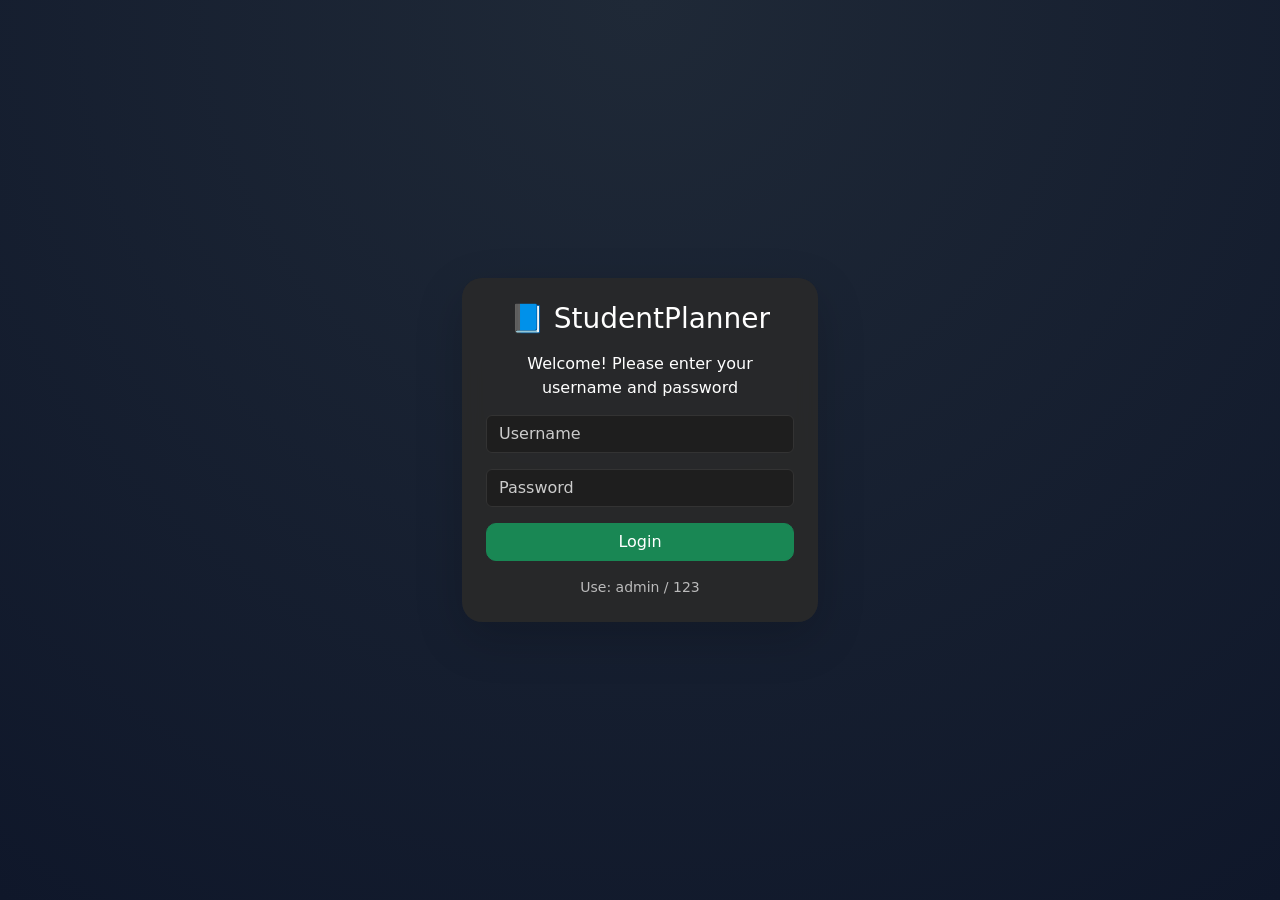
<file: index.html>
<!DOCTYPE html>
<html>
<head>
<meta charset="UTF-8">
<title>Login - StudentPlanner</title>

<link href="https://cdn.jsdelivr.net/npm/bootstrap@5.3.3/dist/css/bootstrap.min.css" rel="stylesheet">

<style>
body {
    height: 100vh;
    background: radial-gradient(circle at top, #1f2937, #0f172a);
    display: flex;
    justify-content: center;
    align-items: center;
}

/* CARD */
.login-card {
    background: rgba(42,42,42,0.9);
    border: none;
    border-radius: 20px;
    backdrop-filter: blur(10px);
    color: white;
}

/* TITLE */
.login-card h3 {
    color: #ffffff;
}

/* SUBTEXT */
.login-subtext {
    color: #ffffff;
    font-weight: 500;
    margin-bottom: 15px;
}

/* INPUT */
.form-control {
    background: #1e1e1e !important;
    border: 1px solid #333 !important;
    color: #ffffff !important;
}


/* PLACEHOLDER */
.form-control::placeholder {
    color: #cccccc !important;
}

/* FOCUS */
.form-control:focus {
    background: #1e1e1e !important;
    color: #ffffff !important;
    border-color: #22c55e !important;
    box-shadow: none;
}

/* BUTTON */
.btn-success {
    border-radius: 10px;
}

.text-muted {
    color: #bbbbbb !important;
}
</style>

</head>

<body>

<div class="container">
    <div class="row justify-content-center">

        <div class="col-md-4">

            <div class="card login-card p-4 shadow-lg">

                <h3 class="text-center mb-3">📘 StudentPlanner</h3>
                <p class="login-subtext text-center">
                Welcome! Please enter your username and password</p>

                <input type="text" id="username" class="form-control mb-3" placeholder="Username">
                <input type="password" id="password" class="form-control mb-3" placeholder="Password">
                <p id="errorMsg" style="color:red; display:none;">Invalid login</p>
                <button onclick="login()" class="btn btn-success w-100">Login</button>

                <small class="text-center mt-3 d-block" style="color:#bbb;">
                    Use: admin / 123
                </small>

            </div>

        </div>

    </div>
</div>

<script>
function login(){
    const user = document.getElementById("username").value;
    const pass = document.getElementById("password").value;

    if(user === "admin" && pass === "123"){
        localStorage.setItem("login", "true");
        localStorage.setItem("username", user);
        window.location = "dashboard.html";
    } else {
       document.getElementById("errorMsg").style.display = "block";
    }
}

</script>
</body>
</html>
</file>
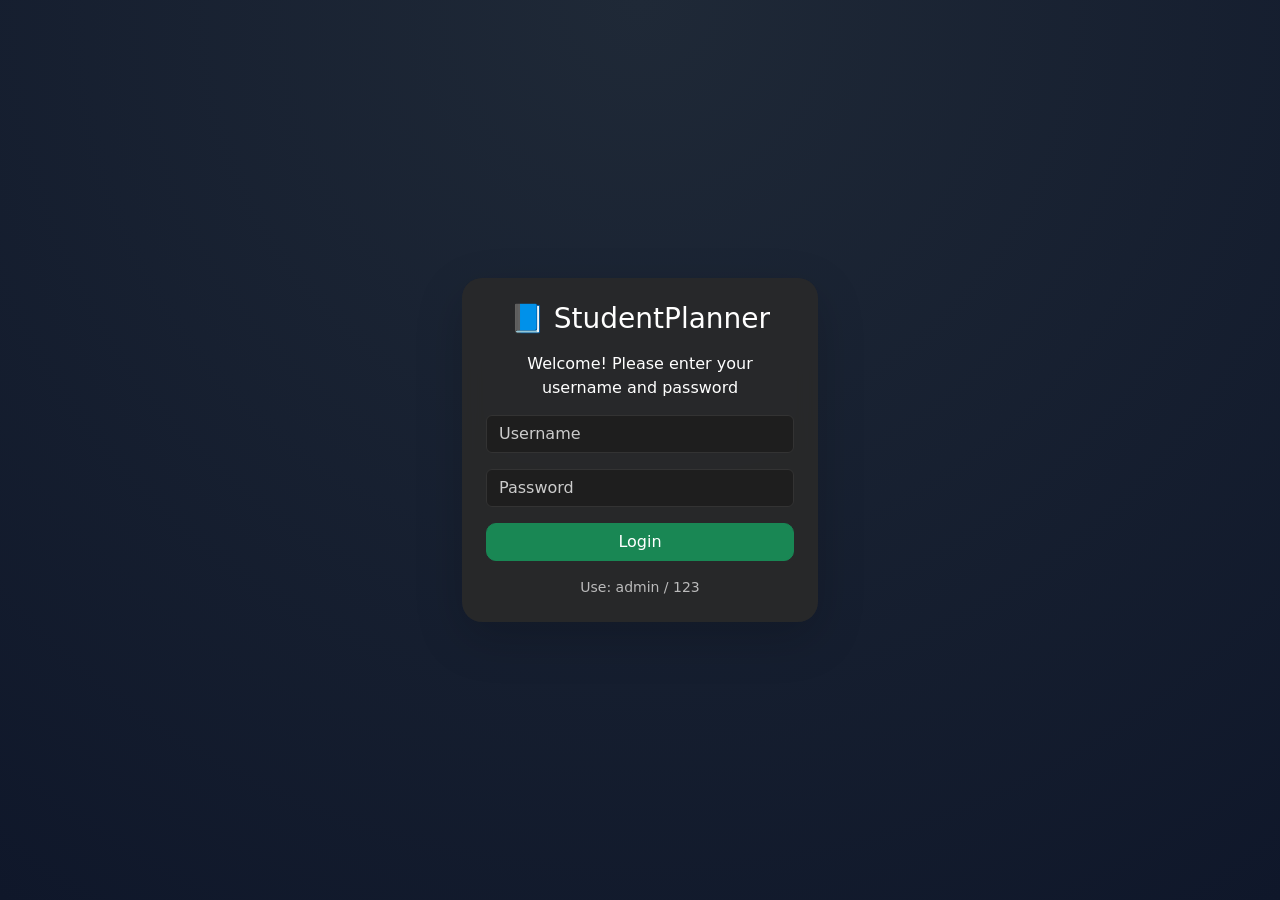
<file: modules.html>
<!DOCTYPE html>
<html>
<head>
<meta charset="UTF-8">
<title>Modules - StudentPlanner</title>

<link href="https://cdn.jsdelivr.net/npm/bootstrap@5.3.3/dist/css/bootstrap.min.css" rel="stylesheet">
<link rel="stylesheet" href="https://cdn.jsdelivr.net/npm/bootstrap-icons@1.11.1/font/bootstrap-icons.css">
<link rel="stylesheet" href="style.css">
</head>

<body>

<script>
if(localStorage.getItem("login") !== "true"){
    window.location = "index.html";
}
</script>

<!-- NAVBAR -->
<nav class="navbar navbar-expand-lg navbar-dark px-4">

    <!-- BRAND -->
    <a class="navbar-brand fw-bold" href="#">
        📘 Student<span style="color:#22c55e;">Planner</span>
    </a>

    <!-- TOGGLE -->
    <button class="navbar-toggler" type="button" data-bs-toggle="collapse" data-bs-target="#navbarNav">
        <span class="navbar-toggler-icon"></span>
    </button>

    <!-- CONTENT -->
    <div class="collapse navbar-collapse justify-content-between" id="navbarNav">

        <!-- CENTER -->
        <div class="nav-links d-flex gap-3 mx-auto">

            <a href="dashboard.html" class="nav-item">
                <i class="bi bi-house"></i> Home
            </a>

            <a href="tasks.html" class="nav-item">
                <i class="bi bi-list-task"></i> Tasks
            </a>

            <a href="modules.html" class="nav-item active">
                <i class="bi bi-folder"></i> Modules
            </a>

            <a href="profile.html" class="nav-item">
                <i class="bi bi-person"></i> Profile
            </a>

        </div>

        <!-- RIGHT -->
        <div class="d-flex align-items-center gap-3">
    <span id="userName"></span>

    <!-- LOGOUT BUTTON -->
    <button onclick="logout()" class="btn btn-outline-danger btn-sm">
        Logout
    </button>

    <button onclick="toggleMode()" class="btn toggle-btn btn-sm">🌙</button>
    </div>
    </div>

</nav>

<!-- MAIN -->
<div class="container py-4">

    <!-- OVERVIEW STATS -->
    <div class="row mb-4 text-center">
        <div class="col-md-4">
            <div class="custom-card">
                <h5>3</h5>
                <small>Total Modules</small>
            </div>
        </div>
        <div class="col-md-4">
            <div class="custom-card">
                <h5>60%</h5>
                <small>Average Progress</small>
            </div>
        </div>
        <div class="col-md-4">
            <div class="custom-card">
                <h5>2</h5>
                <small>Assignments Due</small>
            </div>
        </div>
    </div>

    <!-- TODAY FOCUS -->
    <div class="custom-card mb-4">
        <h6>📌 Today's Focus</h6>
        <p class="text mb-0">
            Focus on Web Application Development and UI/UX Design tasks today.
        </p>
    </div>

    <!-- PROGRESS SUMMARY -->
    <div class="custom-card mb-4">
        <h6>📊 Semester Progress</h6>
        <div class="progress">
            <div class="progress-bar bg-success" style="width:65%"></div>
        </div>
    </div>

    <!-- MODULE CARDS  -->
    <div class="row g-4">

        <div class="col-md-4">
            <div class="custom-card text-center">
    <h5>Website Application Testing</h5>
    <p>Progress: 60%</p>

    <div class="progress">
        <div class="progress-bar bg-success" style="width:60%"></div>
    </div>

    <!-- BUTTON -->
    <button class="btn btn-sm btn-outline-light mt-3" onclick="toggleDetails('web')">
        View Details
    </button>

    <!-- HIDDEN DETAILS -->
    <div id="webDetails" class="mt-3" style="display:none;">
        <p class="mb-1"><b>Topics:</b> HTML, CSS, JavaScript</p>
        <p class="mb-1"><b>Next Task:</b> Build dashboard UI</p>
    </div>
    </div>
        </div>

        <div class="col-md-4">
            <div class="custom-card text-center" onclick="showModule('mobile')">

                <h5>Gaming App for android</h5>
                <p>Progress: 80%</p>
                <div class="progress">
                    <div class="progress-bar bg-info" style="width:80%"></div>
                </div>
                <button class="btn btn-sm btn-outline-light mt-3" onclick="toggleDetails('mobile')">
                View Details
                </button>

                <div id="mobileDetails" style="display:none;" class="mt-3">
                <p><b>Platform:</b> Android / Flutter</p>
                <p><b>Next Task:</b> Complete login screen</p>
                </div>
            </div>
        </div>

        <div class="col-md-4">
            <div class="custom-card text-center" onclick="showModule('backend')">
                <h5>Correction For Web Codes</h5>
                <p>Progress: 40%</p>
                <div class="progress">
                <div class="progress-bar bg-warning" style="width:40%"></div>
                </div>
                <button class="btn btn-sm btn-outline-light mt-3" onclick="toggleDetails('backend')">
                View Details
                </button>

                <div id="backendDetails" style="display:none;" class="mt-3">
                <p><b>Tech:</b> Node.js / Database</p>
                <p><b>Next Task:</b>Prepare coding test</p>
                </div>
            </div>
        </div>

    </div>

    <!-- DEADLINES -->
    <div class="custom-card mt-4">
        <h6>⏰ Upcoming Deadlines</h6>
        <ul class="mb-0">
            <li>Web Dev Assignment - 24 May</li>
            <li>Interview Assignment - 3 June</li>
        </ul>
    </div>

</div>

<! -- study reminder -- !>
<div class="custom-card mt-4">
  <h6>Study Reminder</h6>
  <p class="text mb-0">
    Stay consistent with each module to improve your overall performance. Go get em tiger!
  </p>
</div>

<script>
const name = localStorage.getItem("username") || "User";
document.getElementById("userName").textContent = "Welcome, " + name + "!";

function toggleMode(){
    document.body.classList.toggle("light");

    localStorage.setItem(
        "mode",
        document.body.classList.contains("light") ? "light" : "dark"
    );
}

window.onload = function(){

    if(localStorage.getItem("mode") === "light"){
        document.body.classList.add("light");
    }

    const links = document.querySelectorAll(".nav-item");
    const currentPage = window.location.pathname.split("/").pop();

    links.forEach(link => {
        if(link.getAttribute("href") === currentPage){
            link.classList.add("active");
        }
    });
}
</script>
<footer class="text-center mt-5 py-3" style="border-top:1px solid #2a2a2a;">
    <p style="margin:0; color:#9ca3af;">
        © 2026 StudentPlanner | Designed for IMS566 Individual Assignment
    </p>
</footer>

<script src="https://cdn.jsdelivr.net/npm/bootstrap@5.3.3/dist/js/bootstrap.bundle.min.js"></script>
<script>
function logout(){
    localStorage.removeItem("login");
    localStorage.removeItem("username");
    window.location = "index.html";
}
function toggleDetails(module){

    const el = document.getElementById(module + "Details");

    if(el.style.display === "none"){
        el.style.display = "block";
    } else {
        el.style.display = "none";
    }

}
</script>
<div class="modal fade" id="moduleModal" tabindex="-1">
  <div class="modal-dialog">
    <div class="modal-content">

      <div class="modal-header">
        <h5 class="modal-title" id="moduleTitle"></h5>
        <button type="button" class="btn-close" data-bs-dismiss="modal"></button>
      </div>

      <div class="modal-body" id="moduleDetails">
      </div>

    </div>
  </div>
</div>
</body>
</html>
</file>
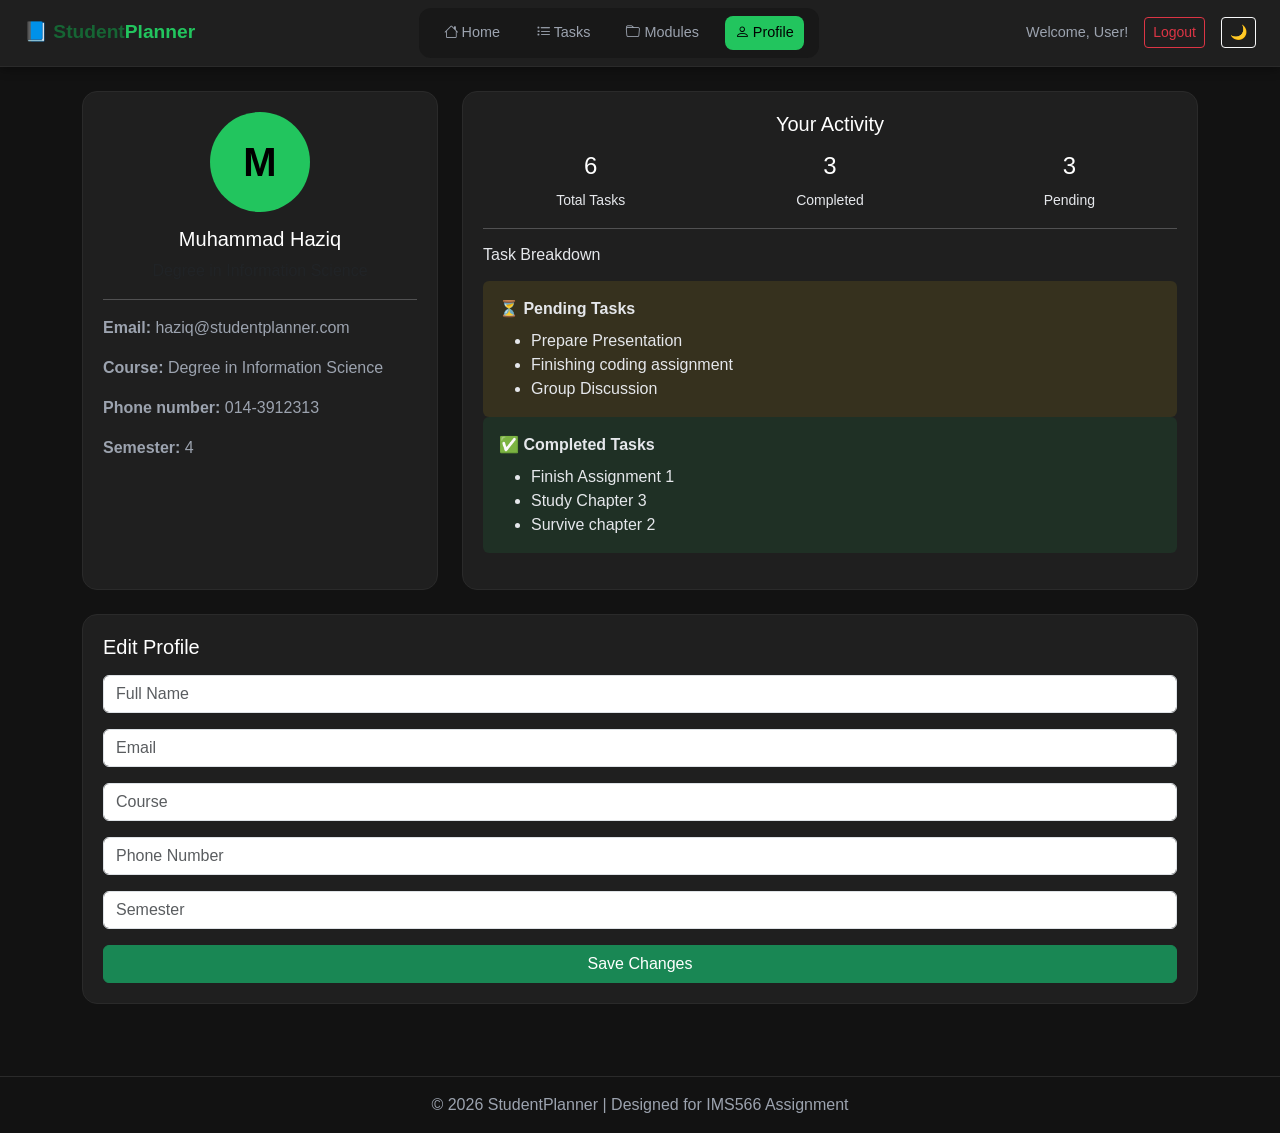
<file: profile.html>
<!DOCTYPE html>
<html>
<head>
<meta charset="UTF-8">
<title>Profile - StudentPlanner</title>

<link href="https://cdn.jsdelivr.net/npm/bootstrap@5.3.3/dist/css/bootstrap.min.css" rel="stylesheet">
<link rel="stylesheet" href="https://cdn.jsdelivr.net/npm/bootstrap-icons@1.11.1/font/bootstrap-icons.css">
<link rel="stylesheet" href="style.css">

<style>
.profile-img {
    width: 100px;
    height: 100px;
    border-radius: 50%;
    background: #22c55e;
    display: flex;
    align-items: center;
    justify-content: center;
    font-size: 2.5rem;
    font-weight: bold;
    color: black;
    margin: 0 auto 15px;
}
</style>

</head>

<body>

<nav class="navbar navbar-expand-lg navbar-dark px-4">

    <!-- BRAND -->
    <a class="navbar-brand fw-bold" href="#">
        📘 Student<span style="color:#22c55e;">Planner</span>
    </a>

    <!-- TOGGLE -->
    <button class="navbar-toggler" type="button" data-bs-toggle="collapse" data-bs-target="#navbarNav">
        <span class="navbar-toggler-icon"></span>
    </button>

    <!-- CONTENT -->
    <div class="collapse navbar-collapse justify-content-between" id="navbarNav">

        <!-- CENTER -->
        <div class="nav-links d-flex gap-3 mx-auto">

            <a href="dashboard.html" class="nav-item">
                <i class="bi bi-house"></i> Home
            </a>

            <a href="tasks.html" class="nav-item">
                <i class="bi bi-list-task"></i> Tasks
            </a>

            <a href="modules.html" class="nav-item">
                <i class="bi bi-folder"></i> Modules
            </a>

            <a href="profile.html" class="nav-item active">
                <i class="bi bi-person"></i> Profile
            </a>

        </div>

        <!-- RIGHT -->
        <div class="d-flex align-items-center gap-3">
    <span id="userName"></span>

    <!-- LOGOUT -->
    <button onclick="logout()" class="btn btn-outline-danger btn-sm">
        Logout
    </button>

    <button onclick="toggleMode()" class="btn btn-outline-light btn-sm">🌙</button>
    </div>

    </div>

</nav>

<!-- MAIN -->
<div class="container py-4">

    <div class="row g-4">

        <!-- PROFILE CARD -->
        <div class="col-md-4">
            <div class="custom-card text-center h-100">

                <div class="profile-img">M</div>

                <h5>Muhammad Haziq</h5>
                <p class="text-muted">Degree in Information Science</p>

                <hr>

                <div class="text-start">
                    <p><strong>Email:</strong> haziq@studentplanner.com</p>
                    <p><strong>Course:</strong> Degree in Information Science</p>
                    <p><strong>Phone number:</strong> 014-3912313</p>
                    <p><strong>Semester:</strong> 4</p>
                </div>

            </div>
        </div>

        <!-- ACTIVITY CARD -->
        <div class="col-md-8">
            <div class="custom-card text-center h-100">

                <h5>Your Activity</h5>

                <div class="row mt-3">
                    <div class="col">
                        <h4>6</h4>
                        <small>Total Tasks</small>
                    </div>
                    <div class="col">
                        <h4>3</h4>
                        <small>Completed</small>
                    </div>
                    <div class="col">
                        <h4>3</h4>
                        <small>Pending</small>
                    </div>
                </div>
                <hr>

    <div class="text-start mt-3">

    <h6 class="mb-3">Task Breakdown</h6>

    <!-- PENDING TASK -->
    <div class="p-3 rounded" style="background: rgba(250,204,21,0.1);">
        <strong>⏳ Pending Tasks</strong>
        <ul class="mb-0 mt-2">
            <li>Prepare Presentation</li>
            <li>Finishing coding assignment</li>
            <li>Group Discussion</li>
        </ul>
    </div>

    <!-- COMPLETED TASK -->
    <div class="mb-3 p-3 rounded" style="background: rgba(34,197,94,0.1);">
        <strong>✅ Completed Tasks</strong>
        <ul class="mb-0 mt-2">
            <li>Finish Assignment 1</li>
            <li>Study Chapter 3</li>
            <li>Survive chapter 2</li>
        </ul>
    </div>
</div>

            </div>
        </div>

    </div>

    <!-- FULL WIDTH CARD -->
    <div class="custom-card mt-4">

    <h5 class="mb-3">Edit Profile</h5>

    <form>

        <!-- NAME -->
        <input type="text" class="form-control mb-3" placeholder="Full Name" value="">

        <!-- EMAIL -->
        <input type="email" class="form-control mb-3" placeholder="Email" value="">

        <!-- Course -->
        <input type="text" class="form-control mb-3" placeholder="Course" value="">

        <!-- PHONE -->
        <input type="text" class="form-control mb-3" placeholder="Phone Number" value="">

        <!-- SEMESTER -->
        <input type="text" class="form-control mb-3" placeholder="Semester" value="">
        
        <!-- BUTTON -->
        <button type="button" class="btn btn-success w-100">
            Save Changes
        </button>

    </form>

</div>

</div>

<!-- SCRIPT -->
<script>
const name = localStorage.getItem("username") || "User";
document.getElementById("userName").textContent = "Welcome, " + name + "!";

function toggleMode(){
    document.body.classList.toggle("light");

    localStorage.setItem(
        "mode",
        document.body.classList.contains("light") ? "light" : "dark"
    );
}

window.onload = function(){
    if(localStorage.getItem("mode") === "light"){
        document.body.classList.add("light");
    }
}
</script>
<footer class="text-center mt-5 py-3" style="border-top:1px solid #2a2a2a;">
    <p style="margin:0; color:#9ca3af;">
        © 2026 StudentPlanner | Designed for IMS566 Assignment
    </p>
</footer>

<script src="https://cdn.jsdelivr.net/npm/bootstrap@5.3.3/dist/js/bootstrap.bundle.min.js"></script>
<script>
function logout(){
    localStorage.removeItem("login");
    localStorage.removeItem("username");
    window.location = "index.html";
}
</script>
</body>
</html>
</file>
<file: style.css>
/* == GLOBAL STYLING == */
body {
    background: #121212;
    color: #e5e7eb;
    font-family: 'Inter', sans-serif;
    transition: 0.3s;
}

/* === NAVBAR === */
.navbar {
    background: #1f1f1f;
    border-bottom: 1px solid #2a2a2a;
    box-shadow: 0 2px 10px rgba(0,0,0,0.4);
    position: sticky;
    top: 0;
    z-index: 1000;
}

.navbar-brand {
    font-size: 1.2rem;
    color:#166534;;
}

.navbar span {
    color: #22c55e;
}

#userName {
    color: #9ca3af;
    font-size: 0.9rem;
}

/* === NAV LINKS === */
.nav-links {
    background: #181818;
    padding: 8px 15px;
    border-radius: 12px;
}

.nav-item {
    color: #9ca3af;
    text-decoration: none;
    padding: 6px 10px;
    border-radius: 8px;
    transition: 0.2s;
    font-size: 0.9rem;
}

.nav-item:hover,
.nav-item.active {
    background: #22c55e;
    color: black;
}

/* === HERO === */
.hero {
    background: linear-gradient(135deg, #22c55e, #16a34a);
    border-radius: 20px;
    padding: 20px;
}

.hero h3 {
    color: #ffffff;
    font-weight: 600;
}

.hero p {
    color: rgba(255,255,255,0.85);
}

/* === CARDS === */
.custom-card {
    background: #1f1f1f;
    border: 1px solid #2a2a2a;
    border-radius: 15px;
    padding: 20px;
    transition: 0.3s;
}

.custom-card:hover {
    transform: translateY(-5px);
    box-shadow: 0 12px 30px rgba(0,0,0,0.5);
}

/* ==== TEXT ==== */
h3, h4, h5 {
    color: white;
}

p {
    color: #9ca3af;
}

/* ===== TASK CONTAINER ===== */
.task-container {
    background: #2a2a2a;
    padding: 20px;
    border-radius: 20px;
}

/* ===== TASK CARD ===== */
.task-card {
    display: flex;
    align-items: center;
    gap: 10px;
    padding: 14px;
    border-radius: 12px;
    margin-bottom: 12px;
    background: #1f2937;
    color: #fff;
    transition: 0.2s;
}

.task-card:hover {
    transform: scale(1.02);
}

/* TEXT INSIDE */
.task-card h6 {
    margin: 0;
    color: inherit;
}

.task-card small {
    color: #9ca3af;
}

/* STATUS */
.task-card.high {
    border-left: 5px solid #ef4444;
}

.task-card.overdue {
    border-left: 5px solid #f97316;
}

.task-card.done {
    border-left: 5px solid #22c55e;
    opacity: 0.7;
    text-decoration: line-through;
}

/* ===== LOGIN ===== */
.login-card {
    background: rgba(42,42,42,0.92) !important;
    border-radius: 20px;
    border: none;
    color: #ffffff !important;
    backdrop-filter: blur(12px);
}

.login-card h3 {
    color: #ffffff;
    font-weight: 600;
}

.login-subtext {
    color: #ffffff !important;
    font-size: 1rem;
    font-weight: 500;
    margin-bottom: 20px;
}

.login-card .form-control {
    background: #111 !important;
    border: 1px solid #333 !important;
    color: #ffffff !important;
}

.login-card .form-control::placeholder {
    color: #888 !important;
}

.login-card .form-control:focus {
    border-color: #22c55e !important;
    box-shadow: none !important;
}

.login-card .btn-success {
    border-radius: 10px;
}

/* ===== TOGGLE BUTTON ===== */
.toggle-btn {
    border: 1px solid #22c55e;
    color: #22c55e;
    background: transparent;
}

.toggle-btn:hover {
    background: #22c55e;
    color: #000;
}

/* ===== LIGHT MODE ===== */
body.light {
    background: #f5f5f5;
    color: #111;
}

/* NAVBAR */
body.light .navbar {
    background: #ffffff;
    border-bottom: 1px solid #ddd;
}

/* CARDS */
body.light .custom-card {
    background: #ffffff;
    border: 1px solid #ddd;
}

/* TEXT */
body.light h3,
body.light h4,
body.light h5 {
    color: #111;
}

body.light p {
    color: #555;
}

/* TASK CARDS */
body.light .task-card {
    background: #ffffff;
    color: #111;
}

body.light .task-card h6 {
    color: #111;
}

body.light .task-card small {
    color: #555;
}

/* STATUS (LIGHT) */
body.light .task-card.high {
    border-left: 5px solid #dc2626;
    background: #fee2e2;
}

body.light .task-card.overdue {
    border-left: 5px solid #ea580c;
    background: #ffedd5;
}

body.light .task-card.done {
    border-left: 5px solid #16a34a;
    background: #dcfce7;
    opacity: 1;
}

/* TOGGLE BUTTON */
body.light .toggle-btn {
    border: 1px solid #0d6efd;
    color: #0d6efd;
}

body.light .toggle-btn:hover {
    background: #0d6efd;
    color: #fff;
}
</file>
